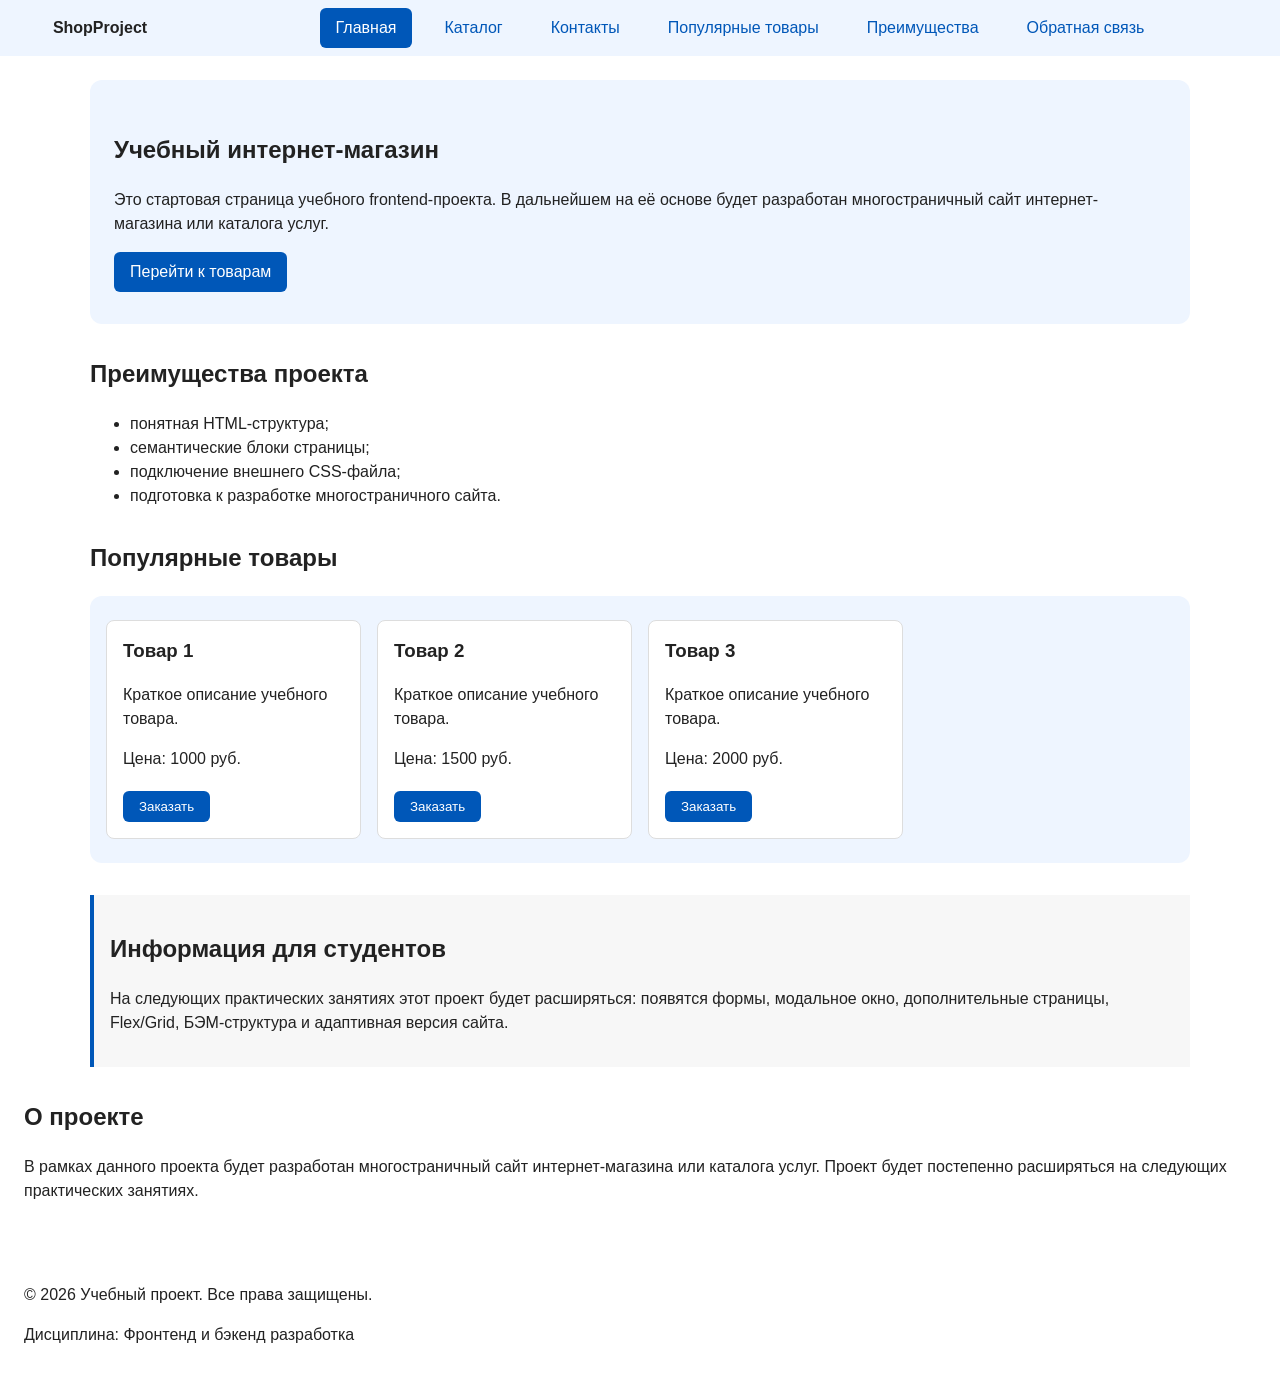
<file: index.html>
<!DOCTYPE html>
<html lang="ru">
<head>
  <meta charset="UTF-8">
  <meta name="viewport" content="width=device-width, initial-scale=1.0">
  <title>Каталог товаров</title>
  <link rel="icon" href="assets/favicon.png" type="image/png">
  <link rel="stylesheet" href="css/style.css">
  <script src="js/main.js" defer></script>
</head>
<body>
  <header class="site-header">
    <div class="site-header__inner">
      <a class="site-header__logo" href="index.html">ShopProject</a>

      <nav class="site-nav" aria-label="Основная навигация">
        <ul class="site-nav__list">
          <li class="site-nav__item"><a class="site-nav__link site-nav__link--active" href="index.html">Главная</a></li>
          <li class="site-nav__item"><a class="site-nav__link" href="catalog.html">Каталог</a></li>
          <li class="site-nav__item"><a class="site-nav__link" href="contacts.html">Контакты</a></li>
          <li class="site-nav__item"><a class="site-nav__link" href="#popular">Популярные товары</a></li>
          <li class="site-nav__item"><a class="site-nav__link" href="#advantages">Преимущества</a></li>
          <li class="site-nav__item"><a class="site-nav__link" href="index.html#contacts">Обратная связь</a></li>
        </ul>
      </nav>
    </div>
  </header>


  <main>
    <section class="hero">
      <h1>Учебный интернет-магазин</h1>
      <p>
        Это стартовая страница учебного frontend-проекта.
        В дальнейшем на её основе будет разработан многостраничный сайт
        интернет-магазина или каталога услуг.
      </p>
      <a class="button" href="#popular">Перейти к товарам</a>
    </section>

    <section class="section" id="advantages">
      <h2>Преимущества проекта</h2>

      <ul class="advantages-list">
        <li>понятная HTML-структура;</li>
        <li>семантические блоки страницы;</li>
        <li>подключение внешнего CSS-файла;</li>
        <li>подготовка к разработке многостраничного сайта.</li>
      </ul>
    </section>
    

    <section class="section" id="popular">
      <h2>Популярные товары</h2>
      <section class="product-grid" id ="product-grid">
        <article class="product-card">
          <h3>Товар 1</h3>
          <p>Краткое описание учебного товара.</p>
          <p>Цена: 1000 руб.</p>
          <button class="button product-card__button" type="button" data-product="Товар 1">
            Заказать
          </button> 
        </article>

        <article class="product-card">
          <h3>Товар 2</h3>
          <p>Краткое описание учебного товара.</p>
          <p>Цена: 1500 руб.</p>
          <button class="button product-card__button" type="button" data-product="Товар 2">
            Заказать
          </button>
        </article>

        <article class="product-card">
          <h3>Товар 3</h3>
          <p>Краткое описание учебного товара.</p>
          <p>Цена: 2000 руб.</p>
          <button class="button product-card__button" type="button" data-product="Товар 3">
            Заказать
          </button>
        </article>
      </section>
    </section>

    <aside class="aside-info">
      <h2>Информация для студентов</h2>
      <p>
        На следующих практических занятиях этот проект будет расширяться:
        появятся формы, модальное окно, дополнительные страницы, Flex/Grid,
        БЭМ-структура и адаптивная версия сайта.
      </p>
    </aside>


    <section>
        <h2>О проекте</h2>
        <p>
        В рамках данного проекта будет разработан многостраничный сайт
        интернет-магазина или каталога услуг. Проект будет постепенно
        расширяться на следующих практических занятиях.
        </p>
    </section>

  </main>

  <footer class ="site-footer" id="contacts">
    <p>&copy; 2026 Учебный проект. Все права защищены.</p>
    <p>Дисциплина: Фронтенд и бэкенд разработка</p>
  </footer>

  <dialog class="order-dialog" id="order-dialog" aria-labelledby="order-dialog-title">
    <h2 id="order-dialog-title">Оформление заявки</h2>

      <form class="order-form" id="order-form" action="#" method="post" novalidate>
        <input id="selected-product" name="selected-product" type="hidden">

        <div class="form-field">
          <label for="order-name">Имя</label>
          <input
            id="order-name"
            name="name"
            type="text"
            placeholder="Введите ваше имя"
            minlength="2"
            autocomplete="given-name"
            required
          >
        </div>

        <div class="form-field">
          <label for="order-email">E-mail</label>
          <input
            id="order-email"
            name="email"
            type="email"
            placeholder="example@mail.ru"
            autocomplete="email"
            required
          >
        </div>

        <div class="form-field">
          <label for="order-phone">Телефон</label>
          <input
            id="order-phone"
            name="phone"
            type="tel"
            inputmode="tel"
            placeholder="+7 (900) 000-00-00"
            pattern="^\+7 \(\d{3}\) \d{3}-\d{2}-\d{2}$"
            required
          >
          <small>Формат: +7 (900) 000-00-00</small>
        </div>

        <div class="form-field">
          <label for="order-date">Дата связи</label>
          <input
            id="order-date"
            name="date"
            type="date"
          >
        </div>

        <div class="form-field">
          <label for="order-topic">Тема заявки</label>
          <select id="order-topic" name="topic" required>
            <option value="">Выберите тему</option>
            <option value="product">Заказ товара</option>
            <option value="consultation">Консультация</option>
            <option value="delivery">Доставка</option>
          </select>
        </div>

        <div class="form-field">
          <label for="order-comment">Комментарий</label>
          <textarea
            id="order-comment"
            name="comment"
            rows="4"
            placeholder="Укажите дополнительную информацию"
          ></textarea>
        </div>

        <div class="form-field form-field--checkbox">
          <label>
            <input
              id="order-agreement"
              name="agreement"
              type="checkbox"
              required
            >
            Я согласен на обработку данных
          </label>
        </div>

        <div class="form-actions">
          <button type="button" id="close-order-dialog">Закрыть</button>
          <button type="submit">Отправить заявку</button>
        </div>
      </form>
    </dialog>

    <p class="success-message" id="success-message" hidden>
      Форма успешно отправлена!
    </p>

</body>
</html>
</file>
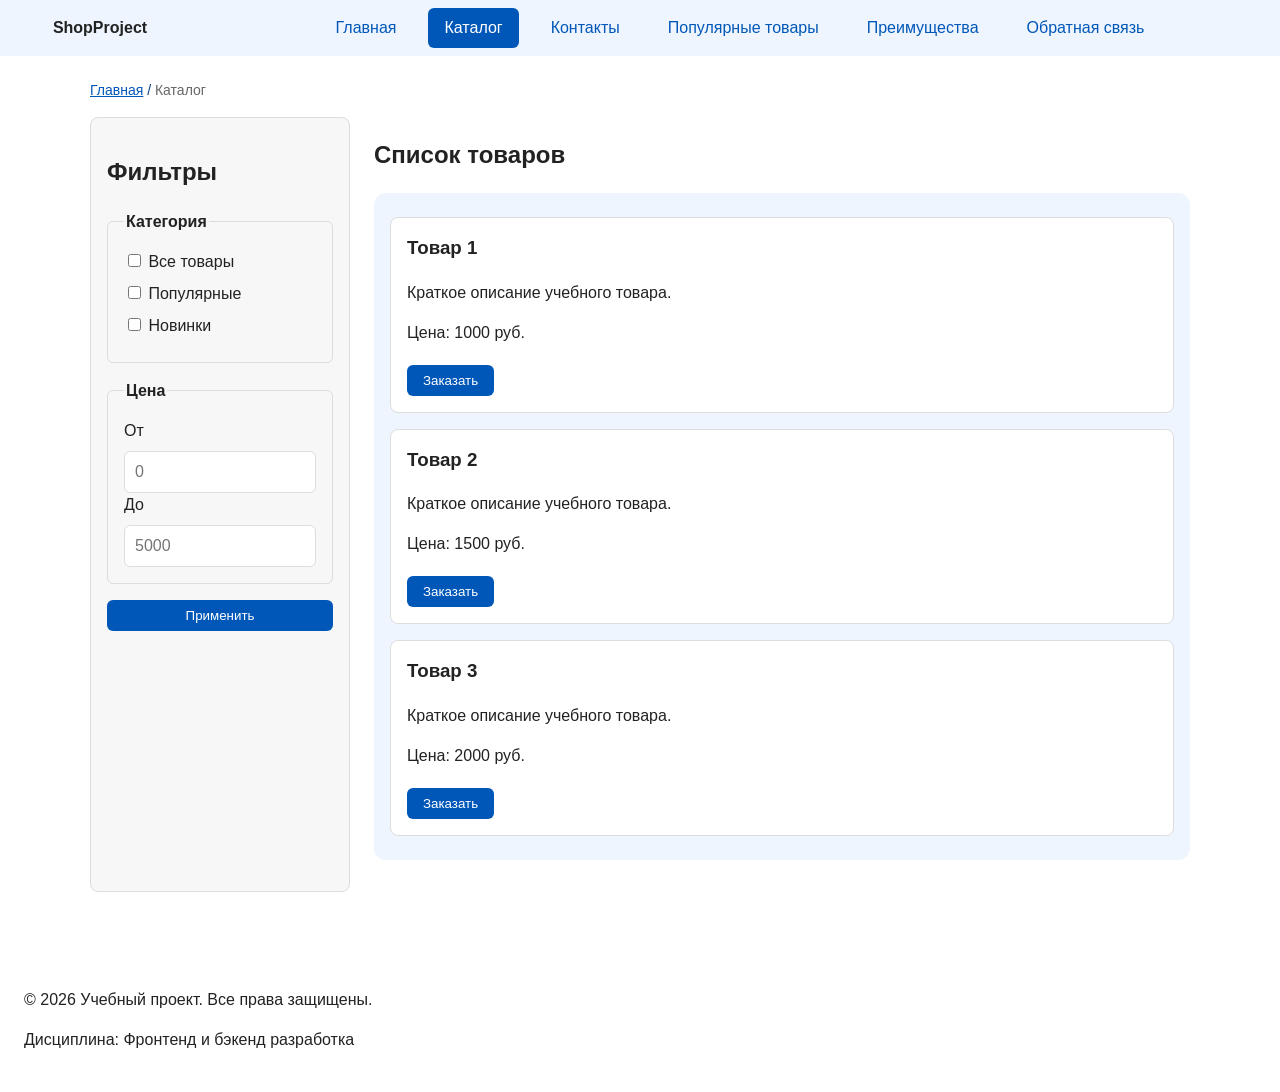
<file: catalog.html>
<!DOCTYPE html>
<html  lang="ru">
<head>
    <meta charset="UTF-8">
    <meta name="viewport" content="width=device-width, initial-scale=1.0">
    <meta name="description" content="Каталог товаров учебного интернет-магазина.">
    <title>Каталог товаров</title>
    <link rel="icon" href="assets/favicon.png" type="image/png">
    <link rel="stylesheet" href="css/style.css">
    <script src="js/main.js" defer></script>
</head>

<body>
    <header class="site-header">
    <div class="site-header__inner">
      <a class="site-header__logo" href="index.html">ShopProject</a>

      <nav class="site-nav" aria-label="Основная навигация">
        <ul class="site-nav__list">
          <li class="site-nav__item"><a class="site-nav__link " href="index.html">Главная</a></li>
          <li class="site-nav__item"><a class="site-nav__link site-nav__link--active" href="catalog.html">Каталог</a></li>
          <li class="site-nav__item"><a class="site-nav__link" href="contacts.html">Контакты</a></li>
          <li class="site-nav__item"><a class="site-nav__link" href="index.html#popular">Популярные товары</a></li>
          <li class="site-nav__item"><a class="site-nav__link" href="index.html#advantages">Преимущества</a></li>
          <li class="site-nav__item"><a class="site-nav__link" href="index.html#contacts">Обратная связь</a></li>
        </ul>
      </nav>
    </div>
  </header>

  <main>
    <nav class="breadcrumbs" aria-label="Хлебные крошки">
      <a href="index.html">Главная</a>
      <span>Каталог</span>
    </nav>
    <section class="catalog-layout">
      <aside class="catalog-filters">
        <h2>Фильтры</h2>

        <form class="filters-form" action="#" method="get">
          <fieldset>
            <legend>Категория</legend>

            <label>
              <input type="checkbox" name="category" value="all">
              Все товары
            </label>

            <label>
              <input type="checkbox" name="category" value="popular">
              Популярные
            </label>

            <label>
              <input type="checkbox" name="category" value="new">
              Новинки
            </label>
          </fieldset>

          <fieldset>
            <legend>Цена</legend>

            <label for="price-from">От</label>
            <input id="price-from" name="price-from" type="number" min="0" placeholder="0">

            <label for="price-to">До</label>
            <input id="price-to" name="price-to" type="number" min="0" placeholder="5000">
          </fieldset>

          <button class="button" type="submit">Применить</button>
        </form>
      </aside>

      <section class="catalog-products">
        <h2>Список товаров</h2>

        <div class="catalog-grid" id="catalog-grid">
          <article class="product-card">
            <h3>Товар 1</h3>
            <p>Краткое описание учебного товара.</p>
            <p>Цена: 1000 руб.</p>
            <button class="button product-card__button" type="button" data-product="Товар 1">
              Заказать
            </button> 
          </article>


          <article class="product-card">
            <h3>Товар 2</h3>
            <p>Краткое описание учебного товара.</p>
            <p>Цена: 1500 руб.</p>
            <button class="button product-card__button" type="button" data-product="Товар 2">
              Заказать
            </button>
          </article>

          <article class="product-card">
            <h3>Товар 3</h3>
            <p>Краткое описание учебного товара.</p>
            <p>Цена: 2000 руб.</p>
            <button class="button product-card__button" type="button" data-product="Товар 3">
              Заказать
            </button>
          </article>
        </div>
      </section>
    </section>    

  </main>

    <footer>
    <p>&copy; 2026 Учебный проект. Все права защищены.</p>
    <p>Дисциплина: Фронтенд и бэкенд разработка</p>
  </footer>
</body>
</html>
</file>
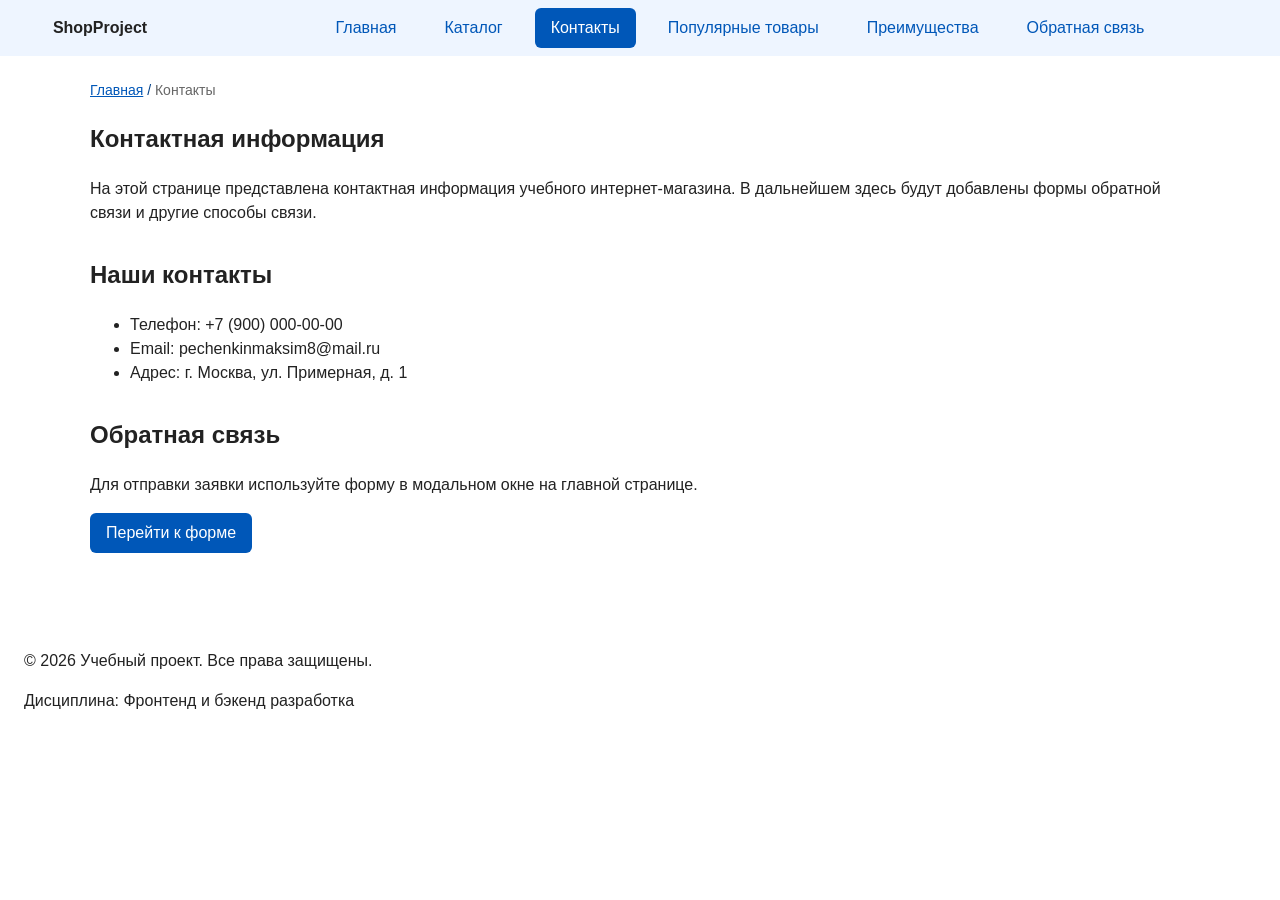
<file: contacts.html>
<!DOCTYPE html>
<html lang="ru">
<head>
    <meta charset="UTF-8">
    <meta name="viewport" content="width=device-width, initial-scale=1.0">
    <title>Контакты</title>
    <meta name="description" content="Контактная информация учебного интернет-магазина.">
    <link rel="icon" href="assets/favicon.png" type="image/png">
    <link rel="stylesheet" href="css/style.css">
    <script src="js/main.js" defer></script>
</head>

<body>  
    <header class="site-header">
    <div class="site-header__inner">
      <a class="site-header__logo" href="index.html">ShopProject</a>

      <nav class="site-nav" aria-label="Основная навигация">
        <ul class="site-nav__list">
          <li class="site-nav__item"><a class="site-nav__link" href="index.html">Главная</a></li>
          <li class="site-nav__item"><a class="site-nav__link" href="catalog.html">Каталог</a></li>
          <li class="site-nav__item"><a class="site-nav__link site-nav__link--active" href="contacts.html">Контакты</a></li>
          <li class="site-nav__item"><a class="site-nav__link" href="index.html#popular">Популярные товары</a></li>
          <li class="site-nav__item"><a class="site-nav__link" href="index.html#advantages">Преимущества</a></li>
          <li class="site-nav__item"><a class="site-nav__link" href="index.html#contacts">Обратная связь</a></li>
        </ul>
      </nav>
    </div>
    </header>

    <main>
        <nav class="breadcrumbs" aria-label="Хлебные крошки">
            <a href="index.html">Главная</a>
            <span>Контакты</span>
        </nav>

        <section class="section">
            <h1>Контактная информация</h1>
            <p>
                На этой странице представлена контактная информация учебного интернет-магазина.
                В дальнейшем здесь будут добавлены формы обратной связи и другие способы связи.
            </p>
        </section>

        <section class="section">
            <h2>Наши контакты</h2>
            <ul>
                <li>Телефон: +7 (900) 000-00-00</li>
                <li>Email: pechenkinmaksim8@mail.ru</li>
                <li>Адрес: г. Москва, ул. Примерная, д. 1</li>
            </ul>
        </section>

        <section class="section" id="feedback">
            <h2>Обратная связь</h2>
            <p>
            Для отправки заявки используйте форму в модальном окне на главной странице.
            </p>
            <a class="button" href="index.html#contacts">Перейти к форме</a>
         </section>
    </main>

    <footer>
        <p>&copy; 2026 Учебный проект. Все права защищены.</p>
        <p>Дисциплина: Фронтенд и бэкенд разработка</p>
    </footer>
</body>
</html>
</file>
<file: css/style.css>
/* ===============================
   1. Переменные проекта
   =============================== */

:root {
  /* Основные цвета проекта */
  --color-bg: #ffffff;
  --color-text: #222222;
  --color-muted: #666666;
  --color-primary: #0057b8;
  --color-primary-dark: #003f86;
  --color-border: #dddddd;
  --color-surface: #f7f7f7;
  --color-surface-accent: #eef5ff;
  --color-danger: #b00020;
  --color-success: #168a2f;
  --color-success-bg: #eefaf0;
  --color-white: #ffffff;

  /* Отступы */
  --space-xs: 4px;
  --space-sm: 8px;
  --space-md: 16px;
  --space-lg: 24px;
  --space-xl: 32px;

  /* Скругления */
  --radius-sm: 6px;
  --radius-md: 8px;
  --radius-lg: 12px;

  /* Размеры */
  --container-width: 1100px;
}



* {
  box-sizing: border-box;
}

/* ===============================
   2. Базовые стили
   =============================== */

html {
  scroll-behavior: smooth;
}



* {
  box-sizing: border-box;
}

body {
  margin: 0;
  font-family: Arial, sans-serif;
  line-height: 1.5;
  color: var(--color-text);
  background-color: var(--color-bg);
}


main{
  padding: var(--space-lg);
}

header {
  background-color: var(--color-bg);
}

footer {
  background-color: var(--color-bg);
  padding: var(--space-lg);
}

.site-header {
  background-color: var(--color-surface-accent);
  position: sticky;
  top: 0;
}

.site-header__inner {
  display: grid;
  grid-template-columns: minmax(200px,auto) 1fr;
  align-items: center;
}

.site-header__logo {
  font-weight: bold;
  text-decoration: none;
  text-align: center;
  color: var(--color-text);
}


.site-nav__list {
  display: flex;
  flex-wrap: wrap;
  justify-content: center;
  align-items: center;
  gap: var(--space-md);
  padding: var(--space-sm) 0;
  margin: 0 0 0;
  list-style: none;
}


/*
 Вырвваниваем ссылки
 */
.site-nav__item {
  text-align: center;
}

/*
  Оформляем ссылки меню.
*/
.site-nav__link {
  display: inline-block;
  padding: var(--space-sm) var(--space-md);
  color: var(--color-primary);
  text-decoration: none;
  border-radius: var(--radius-sm);
}

.site-nav__link:hover {
  color: var(--color-white);
  background-color: var(--color-primary);
}

.site-nav__link--active {
  color: var(--color-white);
  background-color: var(--color-primary);
}

:target {
  outline: 2px dashed var(--color-primary);
  outline-offset: 4px;
}


/* ===============================
   3. Общие элементы интерфейса
   =============================== */

a {
  color: var(--color-primary);
}

a:hover {
  color: var(--color-primary-dark);
}

a:focus-visible {
  outline: 2px solid var(--color-primary);
  outline-offset: 3px;
}

/* ===============================
   4. Компоненты страницы
   =============================== */

.breadcrumbs {
  max-width: var(--container-width);
  margin: 0 auto var(--space-md);
  font-size: 14px;
  color: var(--color-muted);
}

.breadcrumbs a {
  color: var(--color-primary);
}

.breadcrumbs span::before {
  content: " / ";
  color: var(--color-primary-dark);
}


.hero {
  max-width: var(--container-width);
  margin: 0 auto var(--space-xl);
  padding: var(--space-xl) var(--space-lg);
  background-color: var(--color-surface-accent);
  border-radius: var(--radius-lg);
}

.section {
  max-width: var(--container-width);
  margin: 0 auto var(--space-xl);
}

.section h2 {
  margin-top: 0;
}

.product-grid {
  display: grid;
  grid-template-columns: repeat(auto-fill, minmax(250px, 1fr));
  gap: var(--space-md);
  column-gap: var(--space-md);
  max-width: var(--container-width);
  margin: 0 auto var(--space-xl);
  padding: var(--space-lg) var(--space-md);
  background-color: var(--color-surface-accent);
  border-radius: var(--radius-lg);
}

.catalog-grid {
  display: grid;
  gap: var(--space-md);
  grid-template-rows: repeat(3, auto);
  max-width: var(--container-width);
  margin: 0 auto var(--space-xl);
  padding: var(--space-lg) var(--space-md);
  background-color: var(--color-surface-accent);
  border-radius: var(--radius-lg);
}

.product-card {
  display: flex;
  flex-direction: column;
  padding: var(--space-md);
  border: 1px solid var(--color-border);
  border-radius: var(--radius-md);
  background-color: var(--color-bg);
}

.product-card .button {
  margin-top: var(--space-xs);
  align-self: flex-start;
}


.product-card h3 {
  margin-top: 0;
}

.product-card p {
  margin-top: 0;
}

/*
  Пока это обычная ссылка, но визуально она оформляется как кнопка.
*/
.button {
  display: inline-block;
  padding: var(--space-sm) var(--space-md);
  color: var(--color-white);
  background-color: var(--color-primary);
  text-decoration: none;
  border: none;
  border-radius: var(--radius-sm);
  cursor: pointer;
}

.button:hover {
  background-color: var(--color-primary-dark);
}

.button:focus-visible {
  outline: 2px solid var(--color-primary);
  outline-offset: 3px;
}

.button:disabled {
  opacity: 0.6;
  cursor: not-allowed;
}

/*
  Дополнительный информационный блок.
*/
.aside-info {
  max-width: var(--container-width);
  margin: 0 auto var(--space-xl);
  padding: var(--space-md);
  border-left: 4px solid var(--color-primary);
  background-color: var(--color-surface);
}

/* каталог товаров
*/

.catalog-layout {
  max-width: var(--container-width);
  margin: 0 auto var(--space-xl);
  display: grid;
  grid-template-columns: 260px 1fr;
  grid-template-areas: "filters products";
  gap: var(--space-lg);
}

.catalog-filters {
  grid-area: filters;
  padding: var(--space-md);
  border: 1px solid var(--color-border);
  border-radius: var(--radius-md);
  background-color: var(--color-surface);
}

.catalog-products {
  grid-area: products;
}

.filters-form {
  display: grid;
  gap: var(--space-md);
}

.filters-form fieldset {
  margin: 0;
  padding: var(--space-md);
  border: 1px solid var(--color-border);
  border-radius: var(--radius-sm);
}

.filters-form legend {
  font-weight: 700;
}

.filters-form label {
  display: block;
  margin-bottom: var(--space-sm);
}

.filters-form input[type="number"] {
  width: 100%;
  padding: 8px 10px;
  border: 1px solid var(--color-border);
  border-radius: var(--radius-sm);
  font: inherit;
}


/* 
каталог товаров
*/


/* ===============================
   5. Форма и модальное окно
   =============================== */

.order-dialog {
  width: min(100% - 32px, 560px);
  padding: var(--space-lg);
  border: none;
  border-radius: var(--radius-lg);
}

.order-dialog::backdrop {
  background-color: rgba(0, 0, 0, 0.5);
}

.form-field {
  margin-bottom: var(--space-md);
}

.form-field label {
  display: block;
  margin-bottom: var(--space-xs);
}

.form-field input,
.form-field select,
.form-field textarea {
  width: 100%;
  padding: 10px 12px;
  border: 1px solid var(--color-border);
  border-radius: var(--radius-sm);
  font: inherit;
}

.form-field input[type="checkbox"] {
  width: auto;
}

.form-field small {
  display: block;
  margin-top: var(--space-xs);
  color: var(--color-muted);
}

/*
  Видимый фокус для клавиатурной навигации.
*/
.form-field input:focus-visible,
.form-field select:focus-visible,
.form-field textarea:focus-visible,
.form-actions button:focus-visible {
  outline: 2px solid var(--color-primary);
  outline-offset: var(--space-xs);
}

.form-field input:hover,
.form-field select:hover,
.form-field textarea:hover {
  border-color: var(--color-primary);
}

.form-field input:focus-visible,
.form-field select:focus-visible,
.form-field textarea:focus-visible,
.form-actions button:focus-visible {
  outline: 2px solid var(--color-primary);
  outline-offset: 3px;
}

[aria-invalid="true"] {
  border-color: var(--color-danger);
}


/*
  Подсветка ошибочных полей.
  Атрибут aria-invalid будет добавляться через JavaScript.
*/
[aria-invalid="true"] {
  border-color: var(--color-error);
}

/*
  Кнопки формы.
*/
.form-actions {
  display: flex;
  gap: var(--space-md);
  margin-top: var(--space-lg);
}

/*
  Сообщение об успешной отправке.
*/
.success-message {
  max-width: var(--container-width);
  margin: var(--space-lg) auto;
  padding: var(--space-md);
  border-left: 4px solid var(--color-success);
  background-color: var(--color-success-bg);
}
</file>
